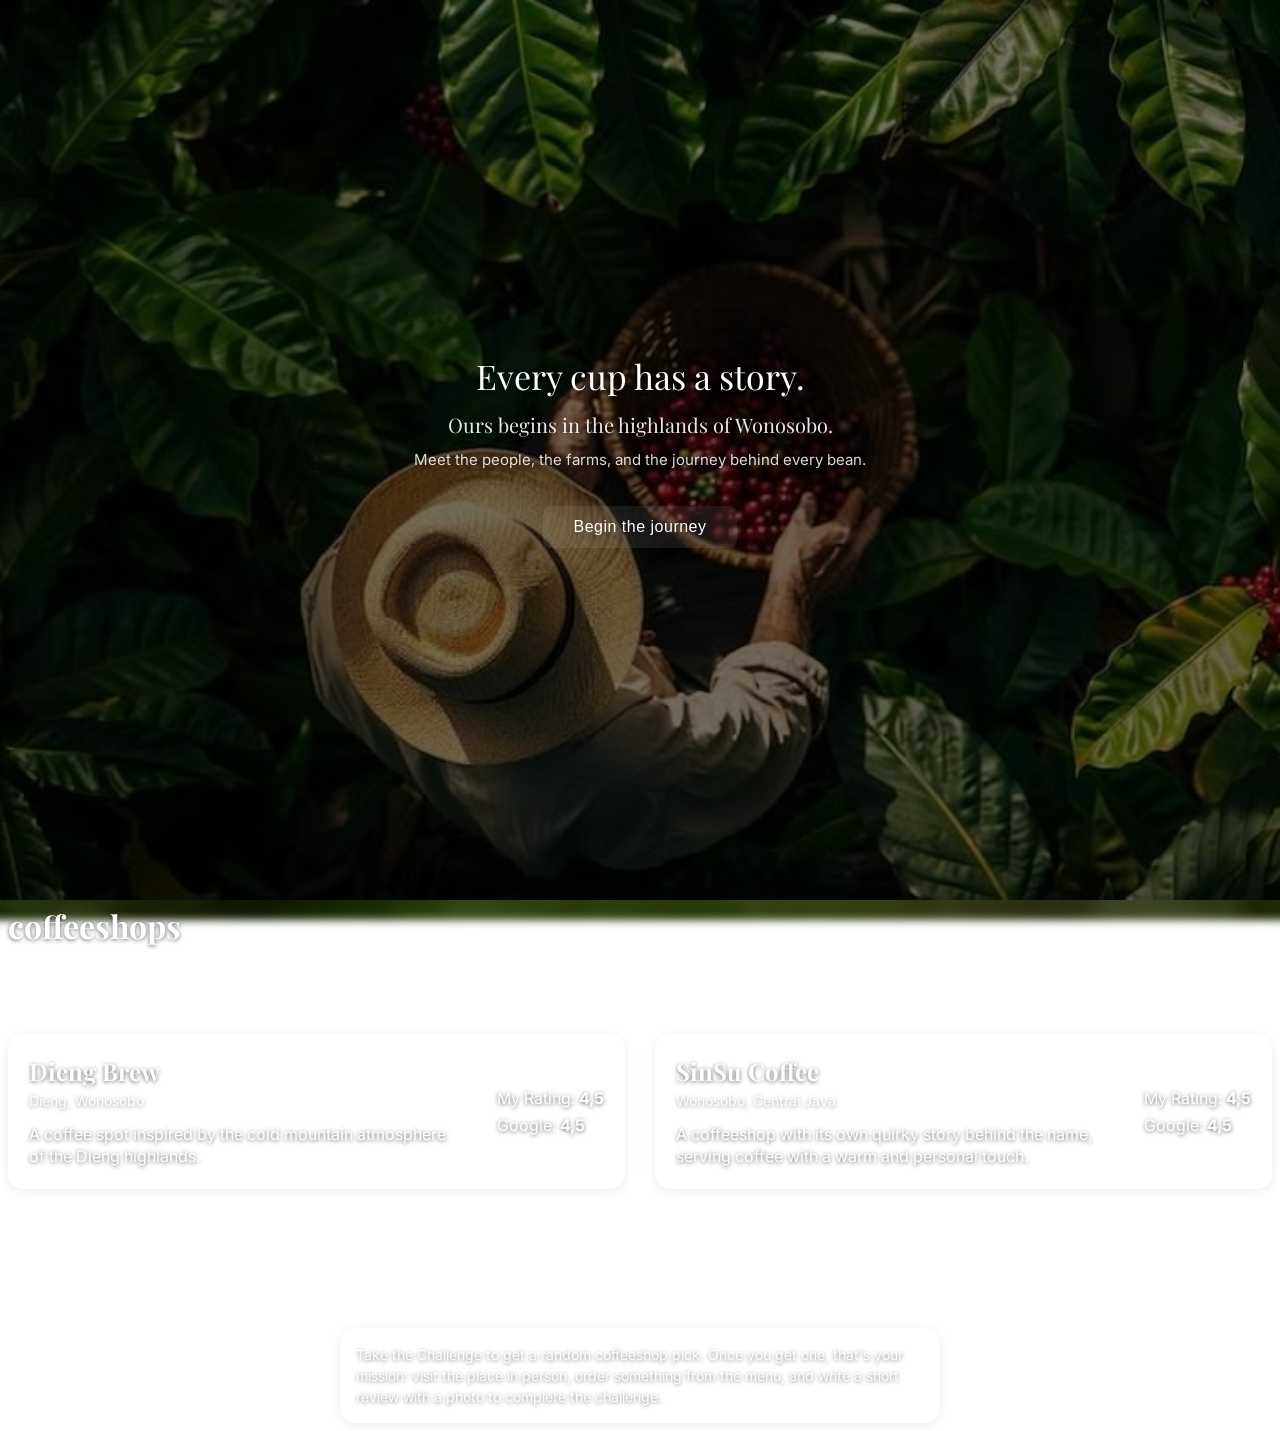
<file: index.html>
<!DOCTYPE html>
<html lang="en">

<head>
    <meta charset="UTF-8">
    <meta name="viewport" content="width=device-width, initial-scale=1.0">
    <title>Coffee Wonosobo</title>
    <link rel="stylesheet" href="style.css">
</head>

<body class="intro-active">

<div class="intro-screen" id="introScreen">
    <div class="intro-content">
        <p class="intro-line1">Every cup has a story.</p>
        <p class="intro-line2">Ours begins in the highlands of Wonosobo.</p>
        <p class="intro-desc">Meet the people, the farms, and the journey behind every bean.</p>
        <button class="intro-btn" id="beginJourney">Begin the journey</button>
    </div>
</div>

<header class="hero">
    <h1>Wonosobo Coffee</h1>
    <p>From Local Farms to Local Cups</p>
</header>

<div class="section-devider">
<span>From Local Farms to Local Cups</span>
</div>

<div class="main-container">

    <div class="column-left">
        <div class="section-intro">
            <h1>The Idea Behind This Website</h1>
        </div>
        <div class="intro">
            <p>
            This website was created as part of my web development learning process. It is a project where I explore HTML, CSS, JavaScript, web design, and interactive elements while learning how to build a complete website from scratch. All characters, stories, locations, coffee farms, and businesses featured on this website are fictional and created solely for educational and portfolio purposes.
            The project is inspired by the idea of local coffee production in Wonosobo, but it does not represent real farmers, businesses, or coffee producers.
            </p>
        </div>

        <div class="coffee-intro">
        <h2>What Is Coffee?</h2>
        <p>
        Coffee is a drink made from roasted coffee beans, but its character can be very different depending on where it comes from, how it is processed, roasted, and brewed. Today, coffee can offer many different experiences. Some coffees can taste fruity and bright with noticeable acidity, while others can be sweet, chocolatey, floral, or have a heavier body.<br>
        <strong>One bean, many ways to experience it.</strong>
        </p>
        </div>
    </div>

    <div class="column-right">
        <div class="section-intro">
            <h1>Coffee History in Wonosobo</h1>
            <p>The people behind the beans</p>
        </div>
        <div class="farmer-container">
            <div class="farmer-track">

                <div class="farmer-card">
                    <h2>Daniel Carter</h2>
                    <h2> The Craft of Origin</h2>
                    <p>
                    Daniel believes great coffee begins with the land and the patience behind it. He focuses on preserving the natural character of each bean, valuing quality, tradition, and exclusivity over mass production. For Daniel, coffee is not just something to drink, but a story that should be experienced from farm to cup.
                    </p>
                    <a href="#" class="learn-more" data-farmer="daniel">
                    About Daniel
                    </a>
                </div>

                <div class="farmer-card">
                    <h2>Marcus William</h2>
                    <h2>Coffee for Everyone</h2>
                    <p>
                    Marcus believes coffee should be accessible to everyone. He focuses on consistency, freshness, and efficient production so his beans can reach more people without losing their character. For Marcus, coffee is not about exclusivity, but about creating a good cup that anyone can enjoy, anywhere.
                    </p>
                    <a href="#" class="learn-more" data-farmer="marcus">
                    About Marcus
                    </a>
                </div>

                <div class="farmer-card">
                    <h2>Arif Rahman</h2>
                    <h2>The Patience of The Land</h2>
                    <p>
                    Arif believes great coffee comes from patience, consistency, and understanding the land. He focuses on maintaining healthy plants, careful harvesting, and preserving the balance of his coffee farm. For Arif, coffee is not about producing as much as possible, but about giving every bean enough time to become something worth remembering.
                    </p>
                    <a href="#" class="learn-more" data-farmer="arif">
                    About Arif
                    </a>
                </div>

                <div class="farmer-card">
                <h2>Sinta Wulandari</h2>
                <h2>The Curiosity Behind the Bean</h2>
                <p>
                Sinta believes coffee farming should never stop evolving. She explores different cultivation, processing, and roasting methods to discover what Wonosobo coffee can become. For Sinta, every harvest is an opportunity to experiment, learn from mistakes, and find new ways to bring the character of the land into every cup.
                </p>
                <a href="#" class="learn-more" data-farmer="sinta">
                About Sinta
                </a>
                </div>

            </div>
        <div class="farmer-buttons">
            <button id="prevFarmer">&lt;</button>
            <button id="nextFarmer">&gt;</button>
        </div>

        </div>
    </div>

</div>

<div class="section-devider">
<span>From local Farms to Local Cups</span>
</div>


<section class="coffee-selection">
    <h1>coffeeshops</h1>
</section>

<div class="coffeeshop-wrapper">
    <div class="coffeeshop-container" id="container-left">
    <button class="cs-nav" data-side="left" data-dir="up">&uarr;</button>
    <div class="coffee-card">
        <div class="coffee-info">
            <h2 class="cs-name"></h2>
            <p class="coffee-location cs-location"></p>
            <p class="coffee-description cs-desc"></p>
        </div>
        <div class="coffee-rating">
            <p>My Rating: <strong class="cs-myrating"></strong></p>
            <p>Google: <strong class="cs-googlerating"></strong></p>
        </div>
    </div>
<button class="cs-nav" data-side="left" data-dir="down">&darr;</button>
    </div>
   <div class="coffeeshop-container" id="container-right">
		<button class="cs-nav" data-side="right" data-dir="up">&uarr;</button>
				<div class="coffee-card">
					<div class="coffee-info">
						<h2 class="cs-name"></h2>
						<p class="coffee-location cs-location"></p>
						<p class=" coffee-description cs-desc"></p>
					</div>
				<div class="coffee-rating">
					<p>My Rating: <strong class="cs-myrating"></strong></p>
					<p>Google: <strong class="cs-googlerating"></strong></p>
				</div>
					</div>
					<button class="cs-nav" data-side="right" data-dir="down">&darr;</button>
   </div>
    
</div>

<button class="lucky-btn" id="luckyBtn">Take The Challenge</button>

  <div class="lucky-desc-box">
        <p class="lucky-desc">
         Take the Challenge to get a random coffeeshop pick. Once you get one, that's your mission: visit the place in person, order something from the menu, and write a short review with a photo to complete the challenge.
         </p>
    <div class="lucky-result" id="luckyResult"></div>
  </div>
    <div class="modal-overlay" id="farmerModal">
        <div class="modal-box">
            <button class="modal-close" id="modalClose">&times;</button>
        <h2 id="modalTitle"></h2>
        <div class="modal-section">
            <h3>Profile</h3>
            <p id="modalProfile"></p>
        </div>
        <div class="modal-section">
            <h3>Production</h3>
            <p id="modalProduction"></p>
        </div>
        <div class="modal-section">
            <h3>Storage</h3>
            <p id="modalStorage"></p>
        </div>
        <div class="modal-section">
            <h3>Distribution</h3>
            <p id="modalDistribution"></p>
        </div>

    </div>
        </div>

<div class="modal-overlay" id="shopModal">
    <div class="modal-box">
        <button class="modal-close" id="shopClose">&times;</button>
        <h2 id="shopTitle"></h2>
        <div class="modal-section"><h3>Location</h3><p id="shopLocation"></p></div>
        <div class="modal-section"><h3>Opening Hours</h3><p id="shopHours"></p></div>
        <div class="modal-section"><h3>About</h3><p id="shopDesc"></p></div>
        <div class="modal-section"><h3>Philosophy</h3><p id="shopPhilosophy"></p></div>
        <div class="modal-section modal-wide"><h3>Signature Beans</h3><p id="shopBeans"></p></div>
        <button class="lucky-btn modal-wide" id="openMenu">See Menu</button>
    </div>
</div>

<div class="modal-overlay" id="menuModal">
    <div class="modal-box">
        <button class="modal-close" id="menuClose">&times;</button>
        <h2 id="menuTitle"></h2>
        <div class="modal-section"><h3>Manual Brew</h3><ul id="menuManual"></ul></div>
        <div class="modal-section"><h3>Espresso Based</h3><ul id="menuEspresso"></ul></div>
        <div class="modal-section modal-wide"><h3>Iconic Menu</h3><ul id="menuIconic"></ul></div>
    </div>
</div>

<script src="script.js"></script>
</body>

</html>
</file>
<file: style.css>
@import url('https://fonts.googleapis.com/css2?family=Inter:wght@400;500&family=Playfair+Display:wght@600;700&display=swap');

body {
    font-family: "Inter", sans-serif;
    position: relative;
    color: white;
    text-shadow: 0 1px 4px rgba(0, 0, 0, 0.6);
}

body::before {
    content:'';
    position: fixed;
    top: -20px;
    left: -20px;
    right: -20px;
    bottom: -20px;
    background-image:
        linear-gradient(rgba(0, 0, 0, 0.45), rgba(0, 0, 0, 0.45)),
        url("background_coffee.jpg");
        background-size: cover;
        background-position: center;
        filter: blur(4px);
        z-index: -1;
}

.hero {
    margin: 30px 0 45px 0;
    text-align: center;
}
.hero h1{
    font-family: "Playfair Display", serif;
    font-size: 60px;
    margin: 0;
}

.hero p{
    font-size: 18px;
    margin: 5px 0 0 25px;
}

.hero h1,
.farmer-card h2 {
    font-family: "Playfair Display", serif;
}

.main-container{
    display: flex;
    width: 100%;
    gap: 20px;
}

.column-left,
.column-right {
    width: calc(50% - 10px);
    box-sizing: border-box;
}

.column-left {
    display: flex;
    flex-direction: column;
}

.intro {
    border: 1px solid black;
    padding: 15px;
    box-sizing: border-box;
    border-radius: 15px;
}

.coffee-intro {
    border: 1px solid black;
    padding: 15px;
    box-sizing: border-box;
    border-radius: 15px;
    margin-top: 18px;
}

.coffee-intro h2 {
    font-family: "Playfair Display", serif;
    margin: 0 0 10px 0;
}

.coffee-intro p {
    margin: 0;
    line-height: 1.5;
}

.farmer-container {
    width: 100%;
    overflow: hidden;
    border: 1px solid black;
    border-radius: 15px;
    position: relative;
}

.farmer-track {
    width: 400%;
    display: flex;
    transition: transform 0.5s ease;
}

.farmer-card {
    width: 25%;
    min-height: 350px;
    padding: 30px 80px;
    box-sizing: border-box;
    flex-shrink: 0;

    display: flex;
    flex-direction: column;
    justify-content: center;
    background-image:
    linear-gradient(rgba(0, 0, 0, 0.45), rgba(0, 0, 0, 0.45)),
    var(--farmer-bg, none);
    background-size: cover;
    background-position: center;
}

.coffee-selection {
    padding-top: 60px;
}

.coffee-selection h1 {
    font-family: "Playfair Display", serif;
    font-size: 32px;
    margin: 0;
}

.coffee-selection h1::after {
    content:"";
    display: block;
    width: 180px;
    height: 2px;
    background: white;
    margin-top: 18px;
}

.coffee-container {
    display: flex;
    flex-wrap: wrap;
    gap: 20px;
    margin-top: 25px;
}

.coffee-card {
    width: calc(50% - 10px);
    border: 1px solid white;
    border-radius: 15px;
    padding: 20px;
    box-sizing: border-box;

    display: flex;
    justify-content: space-between;
    align-items: center;
}

.coffeeshop-wrapper {
    display: flex;
    justify-content: center;
    gap: 30px;
    margin-top: 25px;
}

.coffeeshop-container {
    display: flex;
    flex-direction: column;
    align-items: center;
    width: calc(50% - 15px);
    gap: 10px;
}

.coffeeshop-container .coffee-card {
    width: 100%;
    cursor: pointer;
    transition: transform 0.25s ease, box-shadow 0.25s ease, background-color 0.25s ease;
}

.coffeeshop-container .coffee-card:hover {
    transform: scale(1.02);
    box-shadow: 0 0 18px rgba(255, 255, 255, 0.35);
    background-color: rgba(255, 255, 255, 0.08);
}

.cs-nav {
    background: none;
    border: 1px solid white;
    border-radius: 6px;
    width: 40px;
    height: 32px;
    color: white;
    cursor: pointer;
    transition: 0.25s ease;
}

.cs-nav:hover {
    background: white;
    color: black;
}

.lucky-btn {
    display: block;
    margin: 30px auto 0;
    padding: 12px 30px;
    border: none;
    border-radius: 8px;
    background: rgba(255, 255, 255, 0.08);
    color: white;
    font-size: 16px;
    font-weight: 500;
    letter-spacing: 0.5px;
    cursor: pointer;
    transition: 0.25s ease;
}

.lucky-btn:hover {
    background: white;
    color: black;
}

.lucky-desc-box {
    border: 1px solid white;
    border-radius: 15px;
    box-shadow: 0 2px 10px rgba(0, 0, 0, 0.08);
    padding: 15px;
    max-width: 600px;
    margin: 25px auto 0;
    box-sizing: border-box;
}

.lucky-desc {
    margin: 0;
    font-size: 14px;
    line-height: 1.5;
    opacity: 0.85;
}

.lucky-result {
   max-height: 0;
   opacity: 0;
   overflow: hidden;
   transition: opacity 0.4s ease, max-height 0.4s ease, margin-top 0.4s ease;
}

.lucky-result.show {
    opacity: 1;
    max-height: 300px;
    margin-top: 15px;
    padding-top: 15px;
    border-top: 1px solid rgba(255, 255, 255, 0.3);
}

.lucky-result h3 {
    font-family: "Playfair Display", serif;
    margin: 0 0 8px 0;
}

.lucky-result p {
    margin: 4px 0;
    font-size: 14px;
}

.coffee-info {
    flex: 1;
}

.coffee-info h2 {
    font-family: "Playfair Display", serif;
    margin: 0 0 5px 0;
}

.coffee-location {
    margin: 0 0 14px 0;
    font-size: 14px;
    opacity: 0.7;
}

.coffee-description {
    margin: 0;
    line-height: 1.4;
}

.coffee-rating {
    min-width: 12px;
    margin-left: 25px;
    padding-left: 25px;
    border-left: 1px solid rgba(255, 255, 255, 0.7);
}

.coffee-rating p {
    margin: 7px 0;
}

.coffe-rating strong {
    font-size: 17px;
}

.section-intro h1 {
    font-family: "Playfair-Display", serif;
}

.column-right .section-intro h1 {
    margin-bottom: 8px;
}

.intro,
.coffee-intro,
.farmer-container,
.coffee-card {
    border-color: white;
    box-shadow: 0 2px 10px rgba(0, 0, 0, 0.08);
}

.column-right .section-intro p {
    margin-top: 0;
}

.column-right .farmer-container {
    margin-top: 15px;
}

.section-devider {
    display: flex;
    align-items: center;
    gap: 15px;
    margin: 35px 0;
    opacity: 0.45;
}

.section-devider::before {
    display: none;
}

.section-devider::after {
    content: "";
    height: 2px;
    background: white;
    flex: 1;
    background: white;
    opacity: 0.6;
}

.section-devider span {
    font-size: 14px;
    letter-spacing: 1px;
    text-transform: uppercase;
    white-space: nowrap;
    position: relative;
}

.section-devider span::after {
    content: "";
    position: absolute;

    right: -28px;
    top: 50%;

    width: 14px;
    height: 2px;

    background: white;
    opacity: 0.8;

    transform: rotate(-45deg);
}

.farmer-buttons {
    position: absolute;
    inset: 0;

    display: flex;
    justify-content: space-between;
    align-items: center;

    pointer-events: none;
}

.farmer-buttons button {
    pointer-events: auto;

    width: 35px;
    height: 70px;

    border: none;
    background: transparent;

    color: white;
    font-size: 32px;
    font-weight: 400;

    cursor: pointer;

    transition: 0.25s ease;
}

#prevFarmer {
    margin-left: 10px;
}

#nextFarmer {
    margin-right: 10px;
}

.farmer-buttons button:hover {
    transform: scale(1.2);
}

.learn-more {
    align-self: center;

    margin-top: 20px;
    padding: 12px 30px;

    color: white;
    background: rgba(255, 255, 255, 0.08);

    text-decoration: none;

    font-size: 16px;
    font-weight: 500;
    letter-spacing: 0.5px;

    transition: 0.25s ease;
}

.learn-more:hover {
    background: white;
    color: black;
    transform: translateY(-3px);
}

.modal-overlay {
    display: none;
    position: fixed;
    top: 0;
    left: 0;
    width: 100%;
    height: 100%;
    background: rgba(0, 0, 0, 0.4);
    backdrop-filter: blur(6px);
    -webkit-backdrop-filter: blur(6px);
    align-items: center;
    justify-content: center;
    z-index: 100;
}

.modal-overlay.active {
    display: flex;
}

.modal-box {
    background-image:
        linear-gradient(rgba(0, 0, 0, 0.45), rgba(0, 0, 0, 0.45)),
        var(--farmer-bg, none);

    background-color: #1e1712;
    background-size: cover;
    background-position: center;

    color: white;

    border-radius: 15px;
    padding: 30px;
    max-width: 760px;
    max-height: 80vh;
    overflow-y: auto;
    position: relative;

    display: grid;
    grid-template-columns: 1fr 1fr;
    column-gap: 30px;
}

#modalTitle, #shopTitle, #menuTitle {
    grid-column: 1 / -1;
}

#modalTitle,
.modal-section h3,
.modal-section p {
    color: white;
    text-shadow: 0 2px 5px rgba(0, 0, 0, 0.7);
}

.modal-close {
    position: absolute;
    top: 10px;
    right: 15px;
    background: none;
    border: none;
    font-size: 24px;
    cursor: pointer;
    color: white;
}

.modal-section {
    margin-top: 18px;
}

.modal-section h3 {
    font-family: "Playfair Display", serif;
    font-size: 17px;
    margin: 0 0 7px 0;
}

.modal-section p {
    margin: 0;
    font-size: 15px;
    line-height: 1.6;
}

@media (max-width: 640px) {
    .modal-box {
        max-width: 480px;
        display: block;
    }
}

@media (max-width: 800px) {
    .main-container { flex-direction: column; }
    .column-left,
    .column-right,
    .coffee-card { width: 100%; }
    .farmer-card { padding: 30px 40px; }
    .hero h1 { font-size: 40px; }

    .coffeeshop-wrapper {
        flex-direction: column;
        align-items: center;
    }

    .coffeeshop-container {
        width: 100%;
    }
}

.intro-screen {
    position: fixed;
    inset: 0;
    z-index: 300;
    display: flex;
    align-items: center;
    justify-content: center;
    text-align: center;
    padding: 20px;
    box-sizing: border-box;
    transition: opacity 0.6s ease, visibility 0.6s ease;
}

.intro-screen::before {
    content: "";
    position: absolute;
    inset: 0;
    z-index: -1;
    background-image:
        linear-gradient(rgba(0, 0, 0, 0.55), rgba(0, 0, 0, 0.55)),
            url("intro-coffee.jpeg");
    background-size: cover;
    background-position: center;
}

.intro-content {
    max-width: 600px;
}

.intro-content p {
    margin: 0 0 12px 0;
}

.intro-line1 {
    font-family: "Playfair Display", serif;
    font-size: 34px;
}

.intro-line2 {
    font-family: "Playfair Display", serif;
    font-size: 20px;
    opacity: 0.9;
}

.intro-desc {
    font-size: 15px;
    margin-top: 15px;
    opacity: 0.85;
}

.intro-btn {
    margin-top: 25px;
    padding: 12px 30px;
    border: none;
    border-radius: 8px;
    background: rgba(255, 255, 255, 0.08);
    color: white;
    font-size: 16px;
    font-weight: 500;
    letter-spacing: 0.5px;
    cursor: pointer;
    transition: 0.25s ease;
}

.intro-btn:hover {
    background: white;
    color: black;
}

.intro-hide {
    opacity: 0;
    visibility: hidden;
}

body.intro-active {
    overflow: hidden;
}

.intro {
    background-image:
    linear-gradient(rgba(0, 0, 0, 0.5), rgba(0, 0, 0, 0.5)),
    url("bg-idea.jpg");
    background-size: cover;
    background-position: center;
}

.coffee-intro {
    background-image:
    linear-gradient(rgba(0, 0, 0, 0.5), rgba(0, 0, 0, 0.5)),
    url("bg-coffee.jpg");
    background-size: cover;
    background-position: center;
}

.modal-wide { grid-column: 1 / -1; }
#menuModal { z-index: 110; }
.modal-section ul { margin: 0; padding-left: 18px; line-height: 1.6; font-size: 15px; }
</file>
